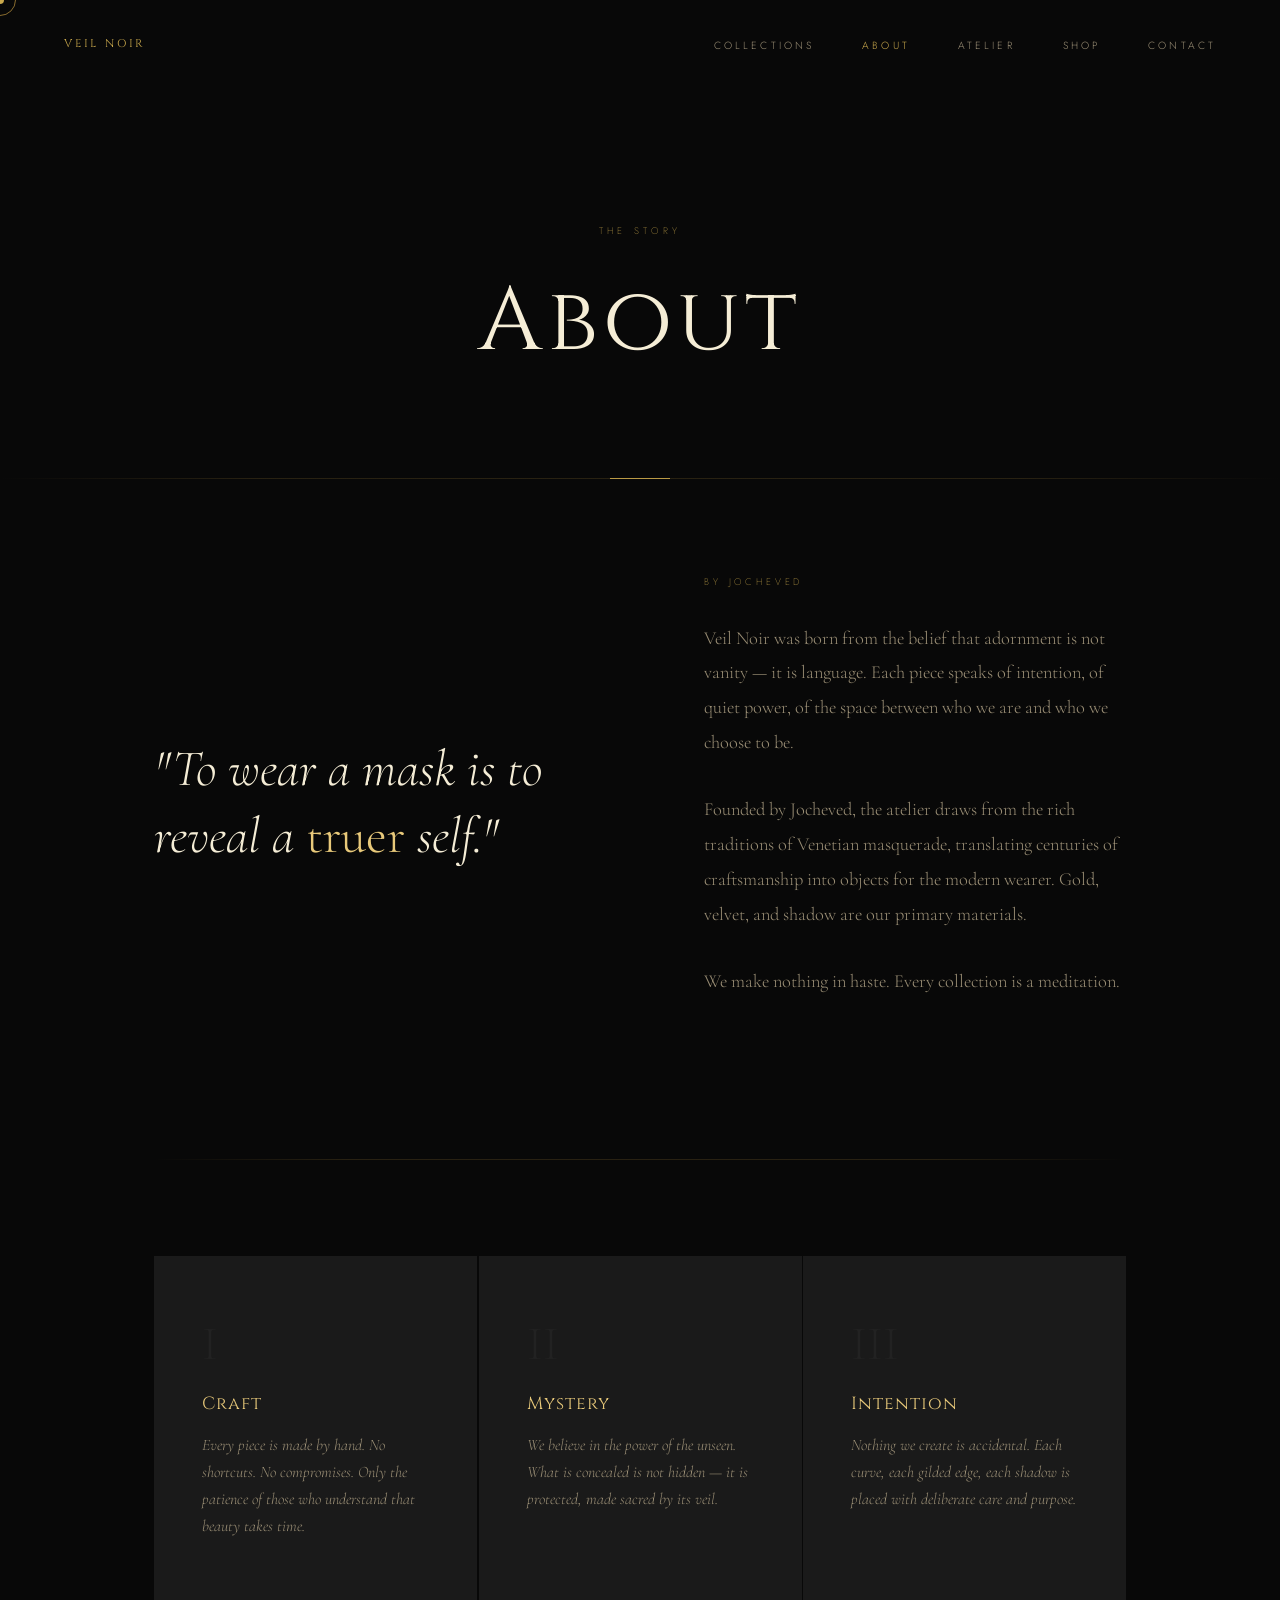
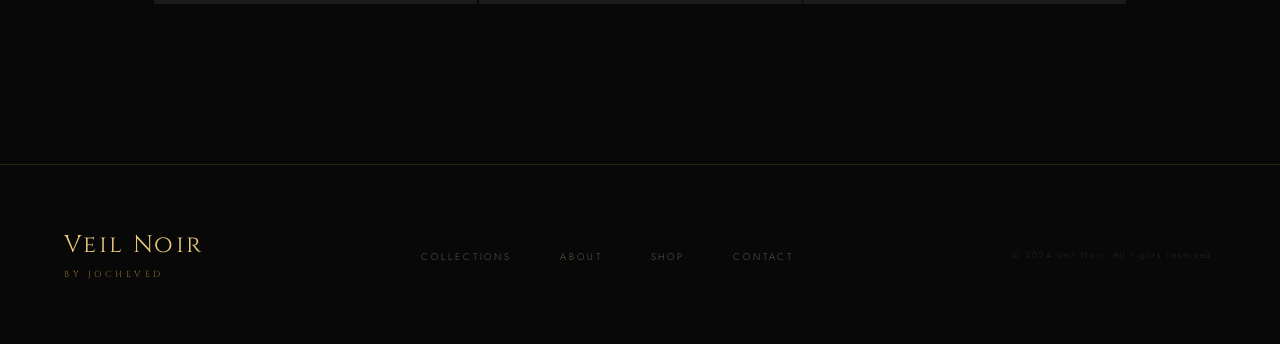
<file: pages/about.html>
<!DOCTYPE html>
<html lang="en">
<head>
<meta charset="UTF-8">
<meta name="viewport" content="width=device-width, initial-scale=1.0">
<title>About — Veil Noir</title>
<link rel="stylesheet" href="../css/style.css">
<style>
  .about-section {
    max-width: 1100px;
    margin: 0 auto;
    padding: 6rem 4rem 10rem;
  }
  .about-intro {
    display: grid;
    grid-template-columns: 1fr 1fr;
    gap: 8rem;
    margin-bottom: 8rem;
    align-items: center;
  }
  .about-quote {
    font-family: 'Cormorant Garamond', serif;
    font-size: clamp(2rem, 4vw, 3.2rem);
    font-weight: 300;
    font-style: italic;
    line-height: 1.3;
    color: var(--cream);
  }
  .about-quote em { color: var(--gold-light); font-style: normal; }
  .about-body p {
    font-family: 'Cormorant Garamond', serif;
    font-size: 1.15rem;
    font-weight: 300;
    line-height: 1.9;
    color: var(--cream-dim);
    margin-bottom: 2rem;
  }
  .about-label {
    font-size: 0.6rem;
    letter-spacing: 0.4em;
    text-transform: uppercase;
    color: var(--gold);
    margin-bottom: 2rem;
    display: block;
  }
  .values-grid {
    display: grid;
    grid-template-columns: repeat(3, 1fr);
    gap: 1.5px;
    margin-top: 6rem;
  }
  .value-card {
    background: var(--charcoal);
    padding: 4rem 3rem;
    position: relative;
  }
  .value-num {
    font-family: 'Cormorant Garamond', serif;
    font-size: 3rem;
    font-weight: 300;
    color: #222;
    margin-bottom: 1.5rem;
    line-height: 1;
  }
  .value-title {
    font-family: 'Cinzel', serif;
    font-size: 1.1rem;
    font-weight: 400;
    color: var(--gold-light);
    letter-spacing: 0.06em;
    margin-bottom: 1rem;
  }
  .value-text {
    font-family: 'Cormorant Garamond', serif;
    font-size: 1rem;
    font-style: italic;
    color: var(--cream-dim);
    line-height: 1.7;
  }
</style>
</head>
<body>

<div class="cursor" id="cursor"></div>
<div class="cursor-ring" id="cursor-ring"></div>

<nav>
  <a href="../index.html" class="nav-brand">Veil Noir</a>
  <ul class="nav-links">
    <li><a href="collections.html">Collections</a></li>
    <li><a href="about.html" class="active">About</a></li>
    <li><a href="atelier.html">Atelier</a></li>
    <li><a href="shop.html">Shop</a></li>
    <li><a href="contact.html">Contact</a></li>
  </ul>
</nav>

<div class="page-header">
  <p class="page-eyebrow">The Story</p>
  <h1 class="page-title">About</h1>
</div>

<div class="gold-rule"></div>

<section class="about-section">
  <div class="about-intro">
    <div class="about-quote">
      "To wear a mask is to reveal a <em>truer</em> self."
    </div>
    <div class="about-body">
      <span class="about-label">By Jocheved</span>
      <p>Veil Noir was born from the belief that adornment is not vanity — it is language. Each piece speaks of intention, of quiet power, of the space between who we are and who we choose to be.</p>
      <p>Founded by Jocheved, the atelier draws from the rich traditions of Venetian masquerade, translating centuries of craftsmanship into objects for the modern wearer. Gold, velvet, and shadow are our primary materials.</p>
      <p>We make nothing in haste. Every collection is a meditation.</p>
    </div>
  </div>

  <div class="gold-rule"></div>

  <div class="values-grid">
    <div class="value-card">
      <p class="value-num">I</p>
      <h3 class="value-title">Craft</h3>
      <p class="value-text">Every piece is made by hand. No shortcuts. No compromises. Only the patience of those who understand that beauty takes time.</p>
    </div>
    <div class="value-card">
      <p class="value-num">II</p>
      <h3 class="value-title">Mystery</h3>
      <p class="value-text">We believe in the power of the unseen. What is concealed is not hidden — it is protected, made sacred by its veil.</p>
    </div>
    <div class="value-card">
      <p class="value-num">III</p>
      <h3 class="value-title">Intention</h3>
      <p class="value-text">Nothing we create is accidental. Each curve, each gilded edge, each shadow is placed with deliberate care and purpose.</p>
    </div>
  </div>
</section>

<footer>
  <div class="footer-brand">Veil Noir<small>By Jocheved</small></div>
  <ul class="footer-links">
    <li><a href="collections.html">Collections</a></li>
    <li><a href="about.html">About</a></li>
    <li><a href="shop.html">Shop</a></li>
    <li><a href="contact.html">Contact</a></li>
  </ul>
  <p class="footer-copy">© 2024 Veil Noir. All rights reserved.</p>
</footer>

<script src="../js/main.js"></script>
</body>
</html>
</file>
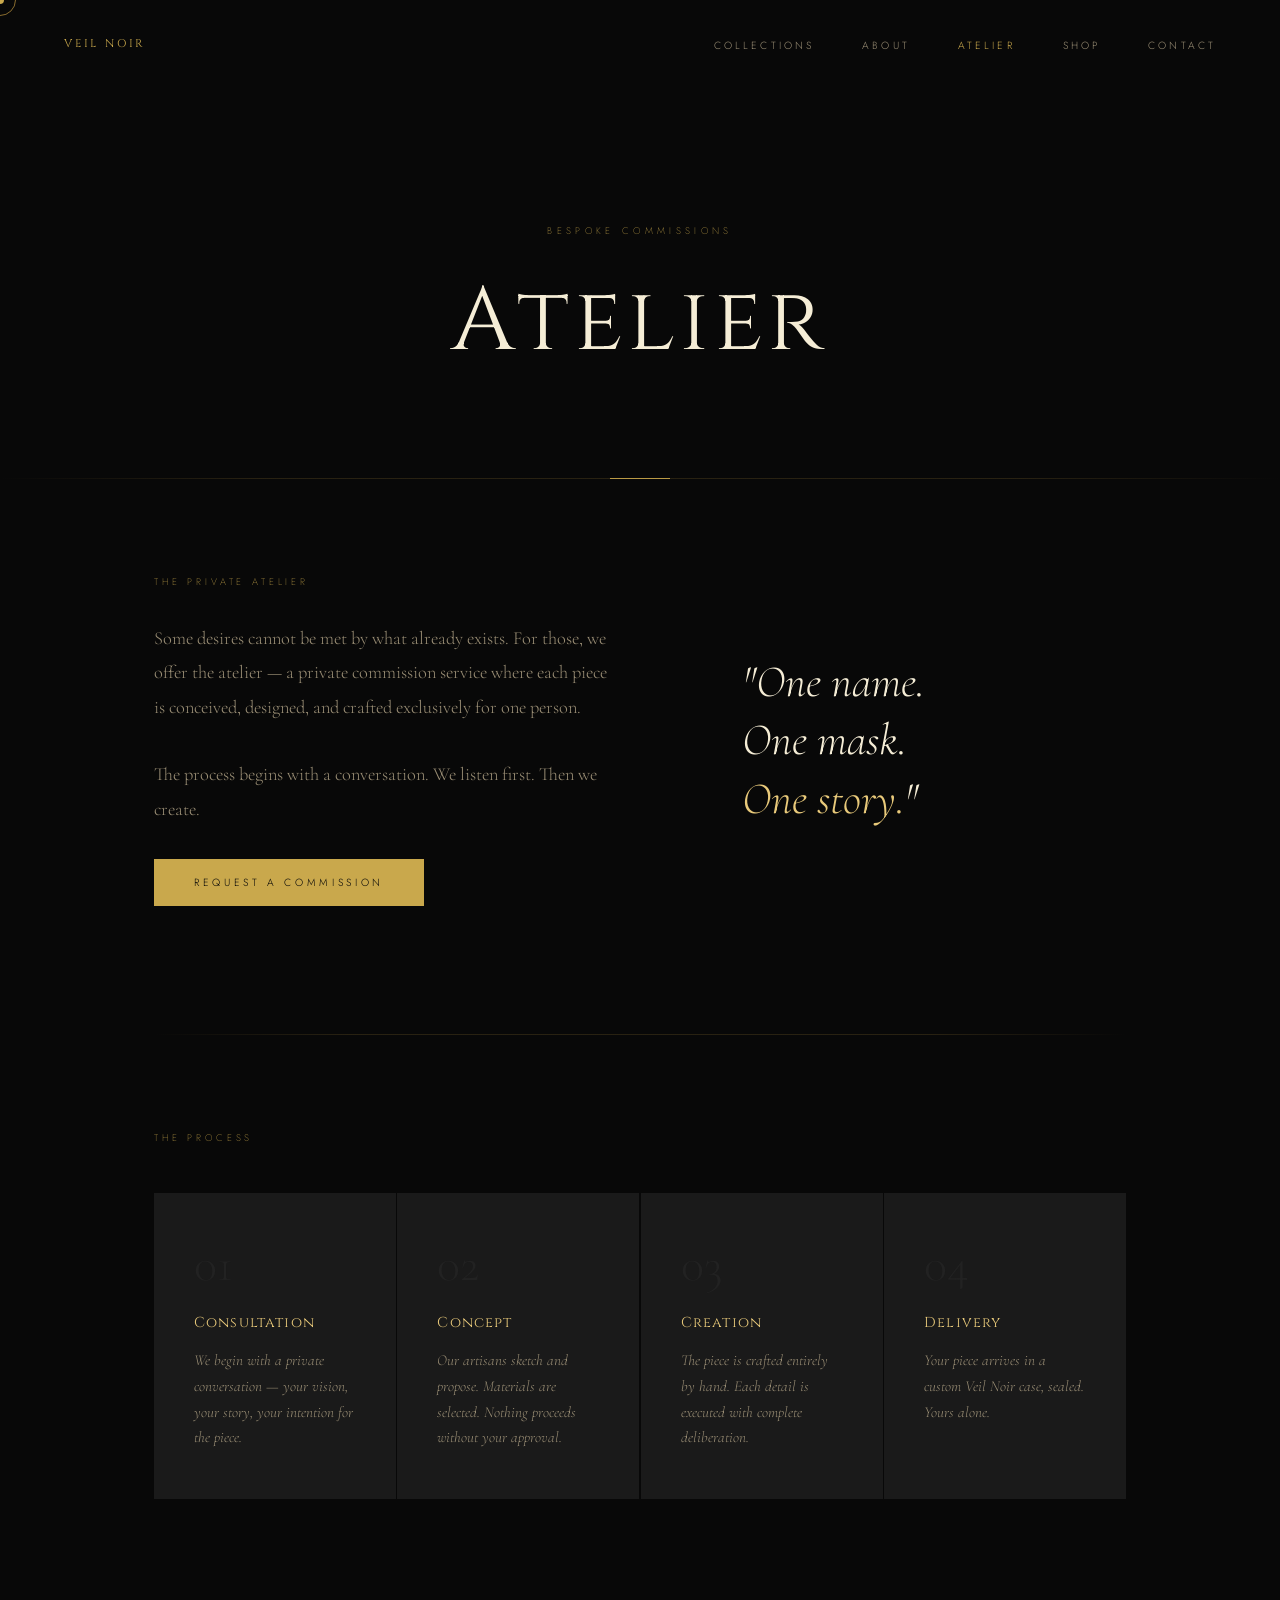
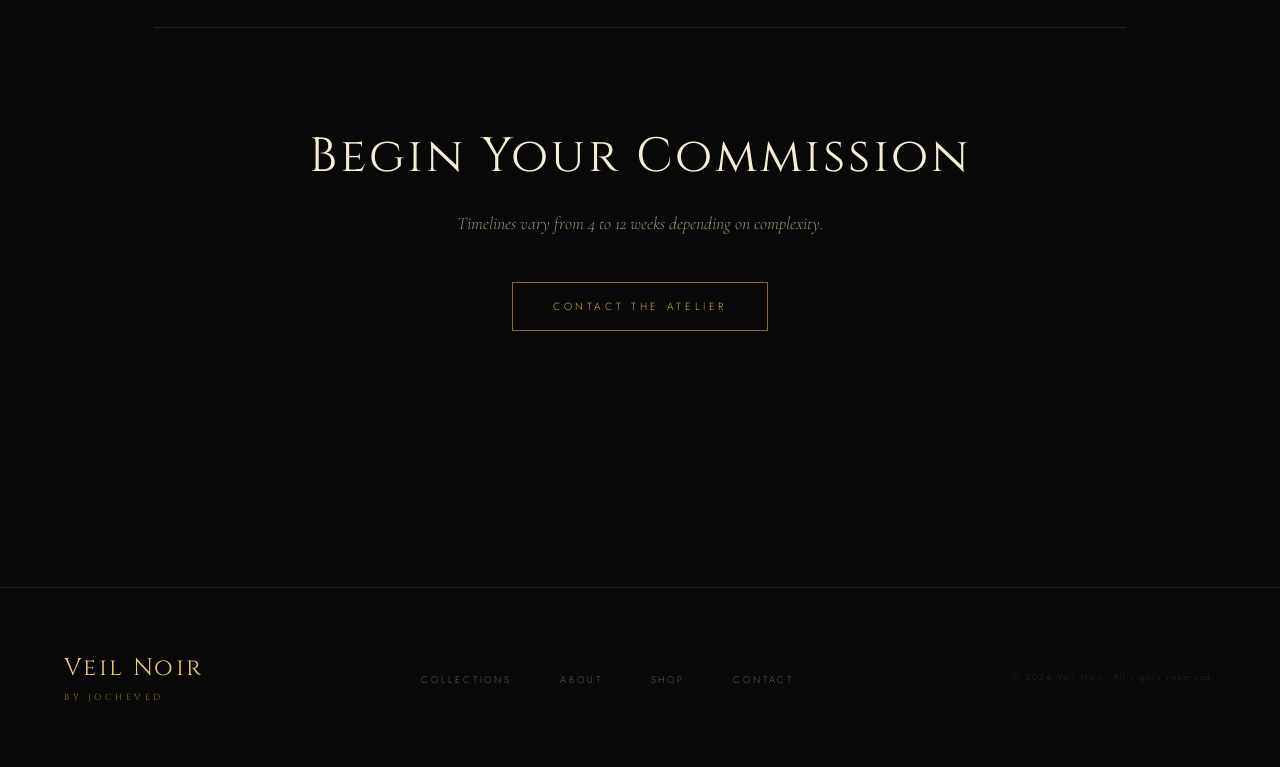
<file: pages/atelier.html>
<!DOCTYPE html>
<html lang="en">
<head>
<meta charset="UTF-8">
<meta name="viewport" content="width=device-width, initial-scale=1.0">
<title>Atelier — Veil Noir</title>
<link rel="stylesheet" href="../css/style.css">
<style>
  .atelier-section {
    max-width: 1100px;
    margin: 0 auto;
    padding: 6rem 4rem 10rem;
  }
  .atelier-intro {
    display: grid;
    grid-template-columns: 1.2fr 1fr;
    gap: 8rem;
    margin-bottom: 8rem;
    align-items: center;
  }
  .atelier-text p {
    font-family: 'Cormorant Garamond', serif;
    font-size: 1.15rem;
    font-weight: 300;
    line-height: 1.9;
    color: var(--cream-dim);
    margin-bottom: 2rem;
  }
  .atelier-label {
    font-size: 0.6rem;
    letter-spacing: 0.4em;
    text-transform: uppercase;
    color: var(--gold);
    margin-bottom: 2rem;
    display: block;
  }
  .process-steps {
    display: grid;
    grid-template-columns: repeat(4, 1fr);
    gap: 1.5px;
    margin-bottom: 8rem;
  }
  .step-card {
    background: var(--charcoal);
    padding: 3rem 2.5rem;
  }
  .step-num {
    font-family: 'Cormorant Garamond', serif;
    font-size: 3rem;
    font-weight: 300;
    color: #222;
    line-height: 1;
    margin-bottom: 1.5rem;
  }
  .step-title {
    font-family: 'Cinzel', serif;
    font-size: 0.9rem;
    font-weight: 400;
    color: var(--gold-light);
    letter-spacing: 0.08em;
    margin-bottom: 1rem;
  }
  .step-text {
    font-family: 'Cormorant Garamond', serif;
    font-size: 0.95rem;
    font-style: italic;
    color: var(--cream-dim);
    line-height: 1.7;
  }
  .atelier-cta {
    text-align: center;
    padding: 6rem 0;
    border-top: 0.5px solid rgba(201,168,76,0.15);
  }
  .atelier-cta h2 {
    font-family: 'Cinzel', serif;
    font-size: clamp(2rem, 4vw, 3rem);
    font-weight: 400;
    color: var(--cream);
    letter-spacing: 0.06em;
    margin-bottom: 1.5rem;
  }
  .atelier-cta p {
    font-family: 'Cormorant Garamond', serif;
    font-size: 1.1rem;
    font-style: italic;
    color: var(--cream-dim);
    margin-bottom: 3rem;
  }
</style>
</head>
<body>

<div class="cursor" id="cursor"></div>
<div class="cursor-ring" id="cursor-ring"></div>

<nav>
  <a href="../index.html" class="nav-brand">Veil Noir</a>
  <ul class="nav-links">
    <li><a href="collections.html">Collections</a></li>
    <li><a href="about.html">About</a></li>
    <li><a href="atelier.html" class="active">Atelier</a></li>
    <li><a href="shop.html">Shop</a></li>
    <li><a href="contact.html">Contact</a></li>
  </ul>
</nav>

<div class="page-header">
  <p class="page-eyebrow">Bespoke Commissions</p>
  <h1 class="page-title">Atelier</h1>
</div>

<div class="gold-rule"></div>

<section class="atelier-section">
  <div class="atelier-intro">
    <div class="atelier-text">
      <span class="atelier-label">The Private Atelier</span>
      <p>Some desires cannot be met by what already exists. For those, we offer the atelier — a private commission service where each piece is conceived, designed, and crafted exclusively for one person.</p>
      <p>The process begins with a conversation. We listen first. Then we create.</p>
      <a href="contact.html" class="btn-primary">Request a Commission</a>
    </div>
    <div>
      <p style="font-family:'Cormorant Garamond',serif; font-size:clamp(2rem,3.5vw,2.8rem); font-weight:300; font-style:italic; color:var(--cream); line-height:1.3;">
        "One name.<br>One mask.<br><span style="color:var(--gold-light)">One story.</span>"
      </p>
    </div>
  </div>

  <div class="gold-rule"></div>

  <div style="margin: 6rem 0 3rem;">
    <p class="atelier-label">The Process</p>
  </div>

  <div class="process-steps">
    <div class="step-card">
      <p class="step-num">01</p>
      <h3 class="step-title">Consultation</h3>
      <p class="step-text">We begin with a private conversation — your vision, your story, your intention for the piece.</p>
    </div>
    <div class="step-card">
      <p class="step-num">02</p>
      <h3 class="step-title">Concept</h3>
      <p class="step-text">Our artisans sketch and propose. Materials are selected. Nothing proceeds without your approval.</p>
    </div>
    <div class="step-card">
      <p class="step-num">03</p>
      <h3 class="step-title">Creation</h3>
      <p class="step-text">The piece is crafted entirely by hand. Each detail is executed with complete deliberation.</p>
    </div>
    <div class="step-card">
      <p class="step-num">04</p>
      <h3 class="step-title">Delivery</h3>
      <p class="step-text">Your piece arrives in a custom Veil Noir case, sealed. Yours alone.</p>
    </div>
  </div>

  <div class="atelier-cta">
    <h2>Begin Your Commission</h2>
    <p>Timelines vary from 4 to 12 weeks depending on complexity.</p>
    <a href="contact.html" class="btn-ghost">Contact the Atelier</a>
  </div>
</section>

<footer>
  <div class="footer-brand">Veil Noir<small>By Jocheved</small></div>
  <ul class="footer-links">
    <li><a href="collections.html">Collections</a></li>
    <li><a href="about.html">About</a></li>
    <li><a href="shop.html">Shop</a></li>
    <li><a href="contact.html">Contact</a></li>
  </ul>
  <p class="footer-copy">© 2024 Veil Noir. All rights reserved.</p>
</footer>

<script src="../js/main.js"></script>
</body>
</html>
</file>
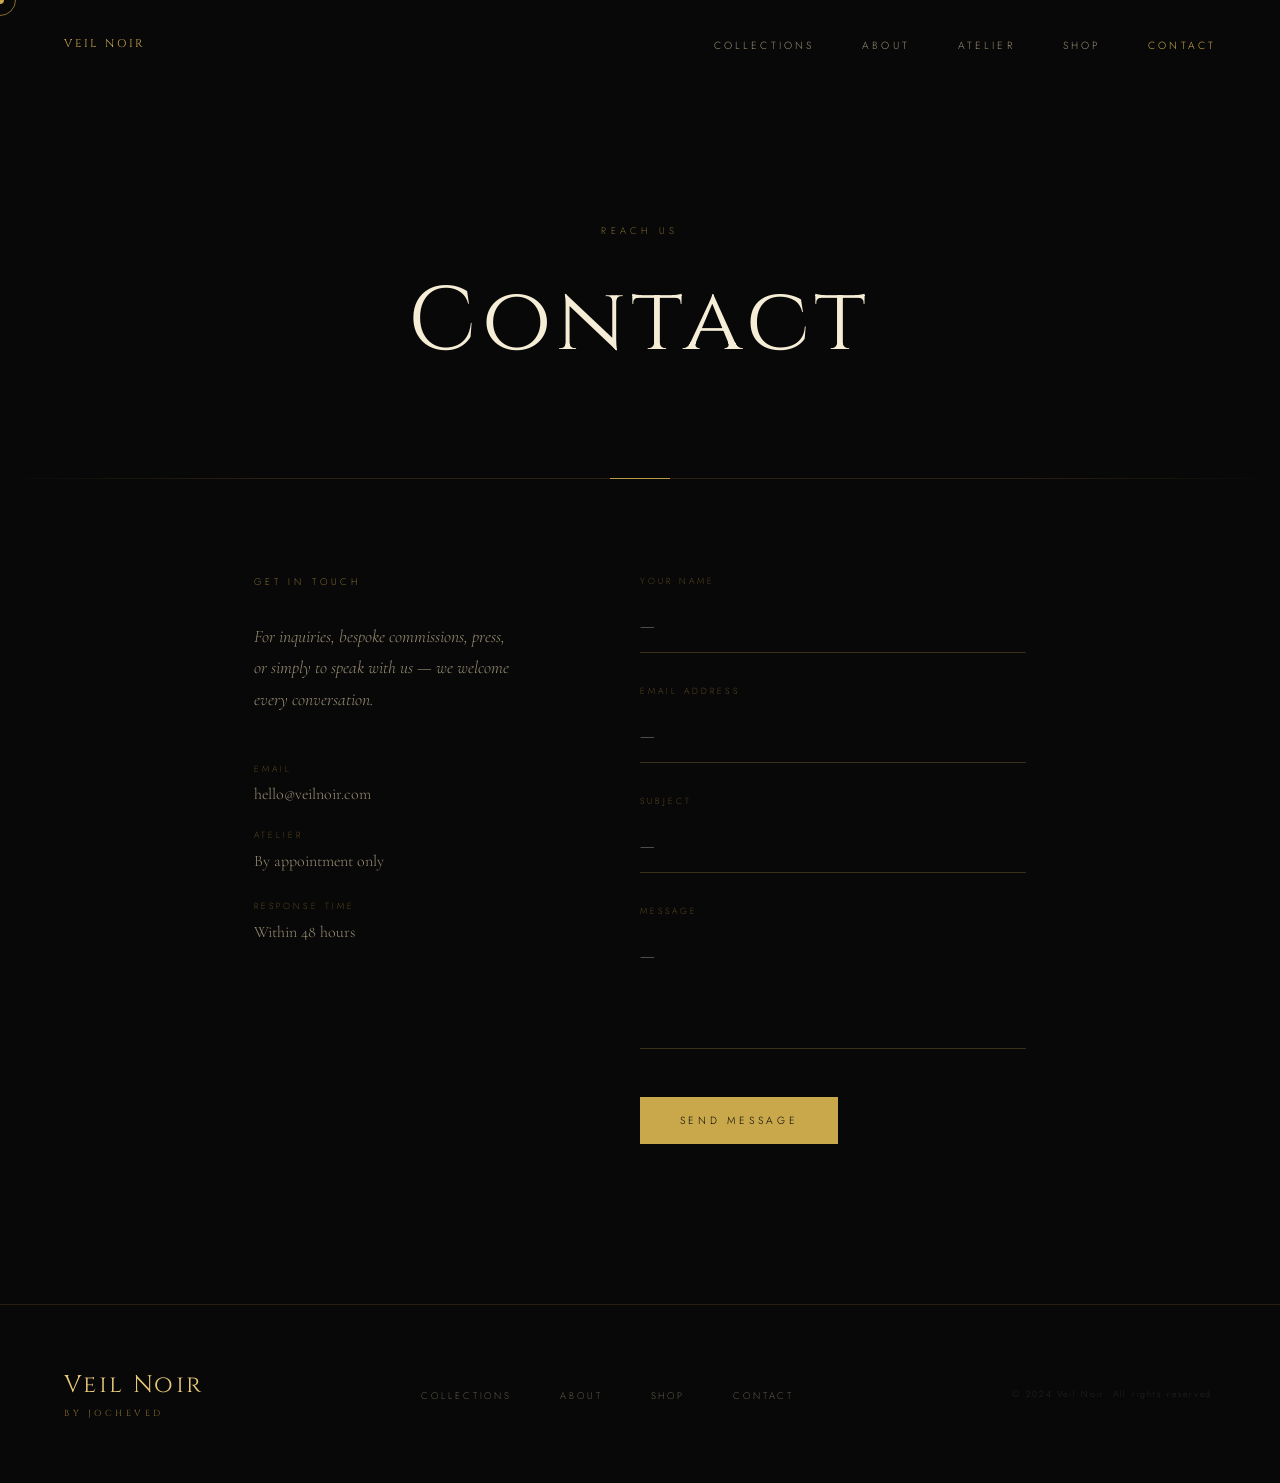
<file: pages/contact.html>
<!DOCTYPE html>
<html lang="en">
<head>
<meta charset="UTF-8">
<meta name="viewport" content="width=device-width, initial-scale=1.0">
<title>Contact — Veil Noir</title>
<link rel="stylesheet" href="../css/style.css">
<style>
  .contact-section {
    max-width: 900px;
    margin: 0 auto;
    padding: 6rem 4rem 10rem;
    display: grid;
    grid-template-columns: 1fr 1.5fr;
    gap: 8rem;
    align-items: start;
  }
  .contact-info {}
  .contact-info-label {
    font-size: 0.6rem;
    letter-spacing: 0.4em;
    text-transform: uppercase;
    color: var(--gold);
    margin-bottom: 2rem;
    display: block;
  }
  .contact-info p {
    font-family: 'Cormorant Garamond', serif;
    font-size: 1.1rem;
    font-weight: 300;
    font-style: italic;
    color: var(--cream-dim);
    line-height: 1.8;
    margin-bottom: 3rem;
  }
  .contact-detail {
    margin-bottom: 1.5rem;
  }
  .contact-detail span {
    display: block;
    font-size: 0.55rem;
    letter-spacing: 0.35em;
    text-transform: uppercase;
    color: var(--gold-dim);
    margin-bottom: 0.4rem;
  }
  .contact-detail a, .contact-detail p {
    font-family: 'Cormorant Garamond', serif;
    font-size: 1rem;
    color: var(--cream-dim);
    text-decoration: none;
    font-style: normal;
    margin: 0;
    transition: color 0.3s ease;
  }
  .contact-detail a:hover { color: var(--gold); }

  /* Form */
  .contact-form { display: flex; flex-direction: column; gap: 2rem; }
  .form-group { display: flex; flex-direction: column; gap: 0.75rem; }
  .form-label {
    font-size: 0.55rem;
    letter-spacing: 0.35em;
    text-transform: uppercase;
    color: var(--gold-dim);
  }
  .form-input, .form-textarea {
    background: var(--charcoal);
    border: none;
    border-bottom: 0.5px solid rgba(201,168,76,0.25);
    padding: 1rem 0;
    color: var(--cream);
    font-family: 'Cormorant Garamond', serif;
    font-size: 1.1rem;
    font-weight: 300;
    outline: none;
    width: 100%;
    transition: border-color 0.3s ease;
    cursor: none;
    background: transparent;
  }
  .form-input:focus, .form-textarea:focus { border-color: var(--gold); }
  .form-textarea { resize: none; height: 120px; }
  .form-submit {
    align-self: flex-start;
    margin-top: 1rem;
  }
</style>
</head>
<body>

<div class="cursor" id="cursor"></div>
<div class="cursor-ring" id="cursor-ring"></div>

<nav>
  <a href="../index.html" class="nav-brand">Veil Noir</a>
  <ul class="nav-links">
    <li><a href="collections.html">Collections</a></li>
    <li><a href="about.html">About</a></li>
    <li><a href="atelier.html">Atelier</a></li>
    <li><a href="shop.html">Shop</a></li>
    <li><a href="contact.html" class="active">Contact</a></li>
  </ul>
</nav>

<div class="page-header">
  <p class="page-eyebrow">Reach Us</p>
  <h1 class="page-title">Contact</h1>
</div>

<div class="gold-rule"></div>

<section class="contact-section">
  <div class="contact-info">
    <span class="contact-info-label">Get in touch</span>
    <p>For inquiries, bespoke commissions, press, or simply to speak with us — we welcome every conversation.</p>

    <div class="contact-detail">
      <span>Email</span>
      <a href="mailto:hello@veilnoir.com">hello@veilnoir.com</a>
    </div>
    <div class="contact-detail">
      <span>Atelier</span>
      <p>By appointment only</p>
    </div>
    <div class="contact-detail">
      <span>Response time</span>
      <p>Within 48 hours</p>
    </div>
  </div>

  <div class="contact-form">
    <div class="form-group">
      <label class="form-label">Your name</label>
      <input type="text" class="form-input" placeholder="—">
    </div>
    <div class="form-group">
      <label class="form-label">Email address</label>
      <input type="email" class="form-input" placeholder="—">
    </div>
    <div class="form-group">
      <label class="form-label">Subject</label>
      <input type="text" class="form-input" placeholder="—">
    </div>
    <div class="form-group">
      <label class="form-label">Message</label>
      <textarea class="form-textarea" placeholder="—"></textarea>
    </div>
    <div class="form-submit">
      <a href="#" class="btn-primary">Send Message</a>
    </div>
  </div>
</section>

<footer>
  <div class="footer-brand">Veil Noir<small>By Jocheved</small></div>
  <ul class="footer-links">
    <li><a href="collections.html">Collections</a></li>
    <li><a href="about.html">About</a></li>
    <li><a href="shop.html">Shop</a></li>
    <li><a href="contact.html">Contact</a></li>
  </ul>
  <p class="footer-copy">© 2024 Veil Noir. All rights reserved.</p>
</footer>

<script src="../js/main.js"></script>
</body>
</html>
</file>
<file: css/style.css>
/* ═══════════════════════════════════════
   VEIL NOIR — Global Styles
   By Jocheved
═══════════════════════════════════════ */

@import url('https://fonts.googleapis.com/css2?family=Cormorant+Garamond:ital,wght@0,300;0,400;0,600;1,300;1,400&family=Cinzel:wght@400;600&family=Jost:wght@200;300;400&display=swap');

*, *::before, *::after { margin: 0; padding: 0; box-sizing: border-box; }

:root {
  --gold:       #C9A84C;
  --gold-light: #E8C97A;
  --gold-dim:   #8A6D2F;
  --black:      #080808;
  --charcoal:   #1A1A1A;
  --cream:      #F5EDD6;
  --cream-dim:  #9A8E75;
}

html { scroll-behavior: smooth; }

body {
  background-color: var(--black);
  color: var(--cream);
  font-family: 'Jost', sans-serif;
  font-weight: 200;
  overflow-x: hidden;
  cursor: none;
}

/* ── CURSOR ── */
.cursor {
  position: fixed;
  width: 8px; height: 8px;
  background: var(--gold);
  border-radius: 50%;
  pointer-events: none;
  z-index: 9999;
  transform: translate(-50%, -50%);
}
.cursor-ring {
  position: fixed;
  width: 32px; height: 32px;
  border: 0.5px solid var(--gold-dim);
  border-radius: 50%;
  pointer-events: none;
  z-index: 9998;
  transform: translate(-50%, -50%);
  transition: all 0.18s ease;
}

/* ── NAV ── */
nav {
  position: fixed;
  top: 0; left: 0; right: 0;
  z-index: 100;
  display: flex;
  align-items: center;
  justify-content: space-between;
  padding: 2rem 4rem;
}
nav::after {
  content: '';
  position: absolute;
  bottom: 0; left: 4rem; right: 4rem;
  height: 0.5px;
  background: linear-gradient(90deg, transparent, var(--gold-dim), transparent);
  opacity: 0.4;
}
.nav-brand {
  font-family: 'Cinzel', serif;
  font-size: 0.7rem;
  letter-spacing: 0.25em;
  color: var(--gold);
  text-decoration: none;
  text-transform: uppercase;
}
.nav-links {
  display: flex;
  gap: 3rem;
  list-style: none;
}
.nav-links a {
  font-size: 0.65rem;
  font-weight: 300;
  letter-spacing: 0.3em;
  text-transform: uppercase;
  color: var(--cream-dim);
  text-decoration: none;
  transition: color 0.4s ease;
  position: relative;
}
.nav-links a::after {
  content: '';
  position: absolute;
  bottom: -4px; left: 0; right: 0;
  height: 0.5px;
  background: var(--gold);
  transform: scaleX(0);
  transform-origin: left;
  transition: transform 0.4s ease;
}
.nav-links a:hover { color: var(--gold-light); }
.nav-links a:hover::after { transform: scaleX(1); }
.nav-links a.active { color: var(--gold); }

/* ── BUTTONS ── */
.btn-primary {
  font-size: 0.65rem;
  font-weight: 300;
  letter-spacing: 0.35em;
  text-transform: uppercase;
  color: var(--black);
  background: var(--gold);
  border: none;
  padding: 1rem 2.5rem;
  text-decoration: none;
  cursor: none;
  display: inline-block;
  transition: background 0.4s ease;
}
.btn-primary:hover { background: var(--gold-light); }

.btn-ghost {
  font-size: 0.65rem;
  font-weight: 300;
  letter-spacing: 0.35em;
  text-transform: uppercase;
  color: var(--gold);
  background: transparent;
  border: 0.5px solid var(--gold-dim);
  padding: 1rem 2.5rem;
  text-decoration: none;
  cursor: none;
  display: inline-block;
  transition: border-color 0.4s ease, color 0.4s ease;
}
.btn-ghost:hover { border-color: var(--gold); color: var(--gold-light); }

/* ── DIVIDERS ── */
.gold-rule {
  width: 100%;
  height: 0.5px;
  background: linear-gradient(90deg, transparent, var(--gold-dim) 20%, var(--gold-dim) 80%, transparent);
  opacity: 0.25;
}

/* ── PAGE HEADER (inner pages) ── */
.page-header {
  padding: 14rem 4rem 6rem;
  text-align: center;
  position: relative;
}
.page-header::after {
  content: '';
  position: absolute;
  bottom: 0; left: 50%;
  transform: translateX(-50%);
  width: 60px;
  height: 0.5px;
  background: var(--gold);
}
.page-eyebrow {
  font-size: 0.6rem;
  letter-spacing: 0.45em;
  text-transform: uppercase;
  color: var(--gold);
  margin-bottom: 1.5rem;
}
.page-title {
  font-family: 'Cinzel', serif;
  font-size: clamp(3rem, 7vw, 6rem);
  font-weight: 400;
  color: var(--cream);
  letter-spacing: 0.06em;
}

/* ── FOOTER ── */
footer {
  border-top: 0.5px solid rgba(201,168,76,0.15);
  padding: 4rem;
  display: flex;
  align-items: center;
  justify-content: space-between;
}
.footer-brand {
  font-family: 'Cinzel', serif;
  font-size: 1.5rem;
  color: var(--gold-light);
  letter-spacing: 0.1em;
}
.footer-brand small {
  display: block;
  font-size: 0.55rem;
  letter-spacing: 0.4em;
  text-transform: uppercase;
  color: var(--gold-dim);
  margin-top: 0.4rem;
}
.footer-links {
  display: flex;
  gap: 3rem;
  list-style: none;
}
.footer-links a {
  font-size: 0.6rem;
  letter-spacing: 0.3em;
  text-transform: uppercase;
  color: var(--cream-dim);
  text-decoration: none;
  transition: color 0.3s ease;
}
.footer-links a:hover { color: var(--gold); }
.footer-copy {
  font-size: 0.55rem;
  letter-spacing: 0.2em;
  color: #3A3A3A;
}

/* ── ANIMATIONS ── */
@keyframes fadeUp {
  from { opacity: 0; transform: translateY(24px); }
  to   { opacity: 1; transform: translateY(0); }
}
@keyframes fadeIn {
  from { opacity: 0; }
  to   { opacity: 1; }
}
@keyframes scrollPulse {
  0%, 100% { opacity: 0.4; }
  50% { opacity: 1; }
}
</file>
